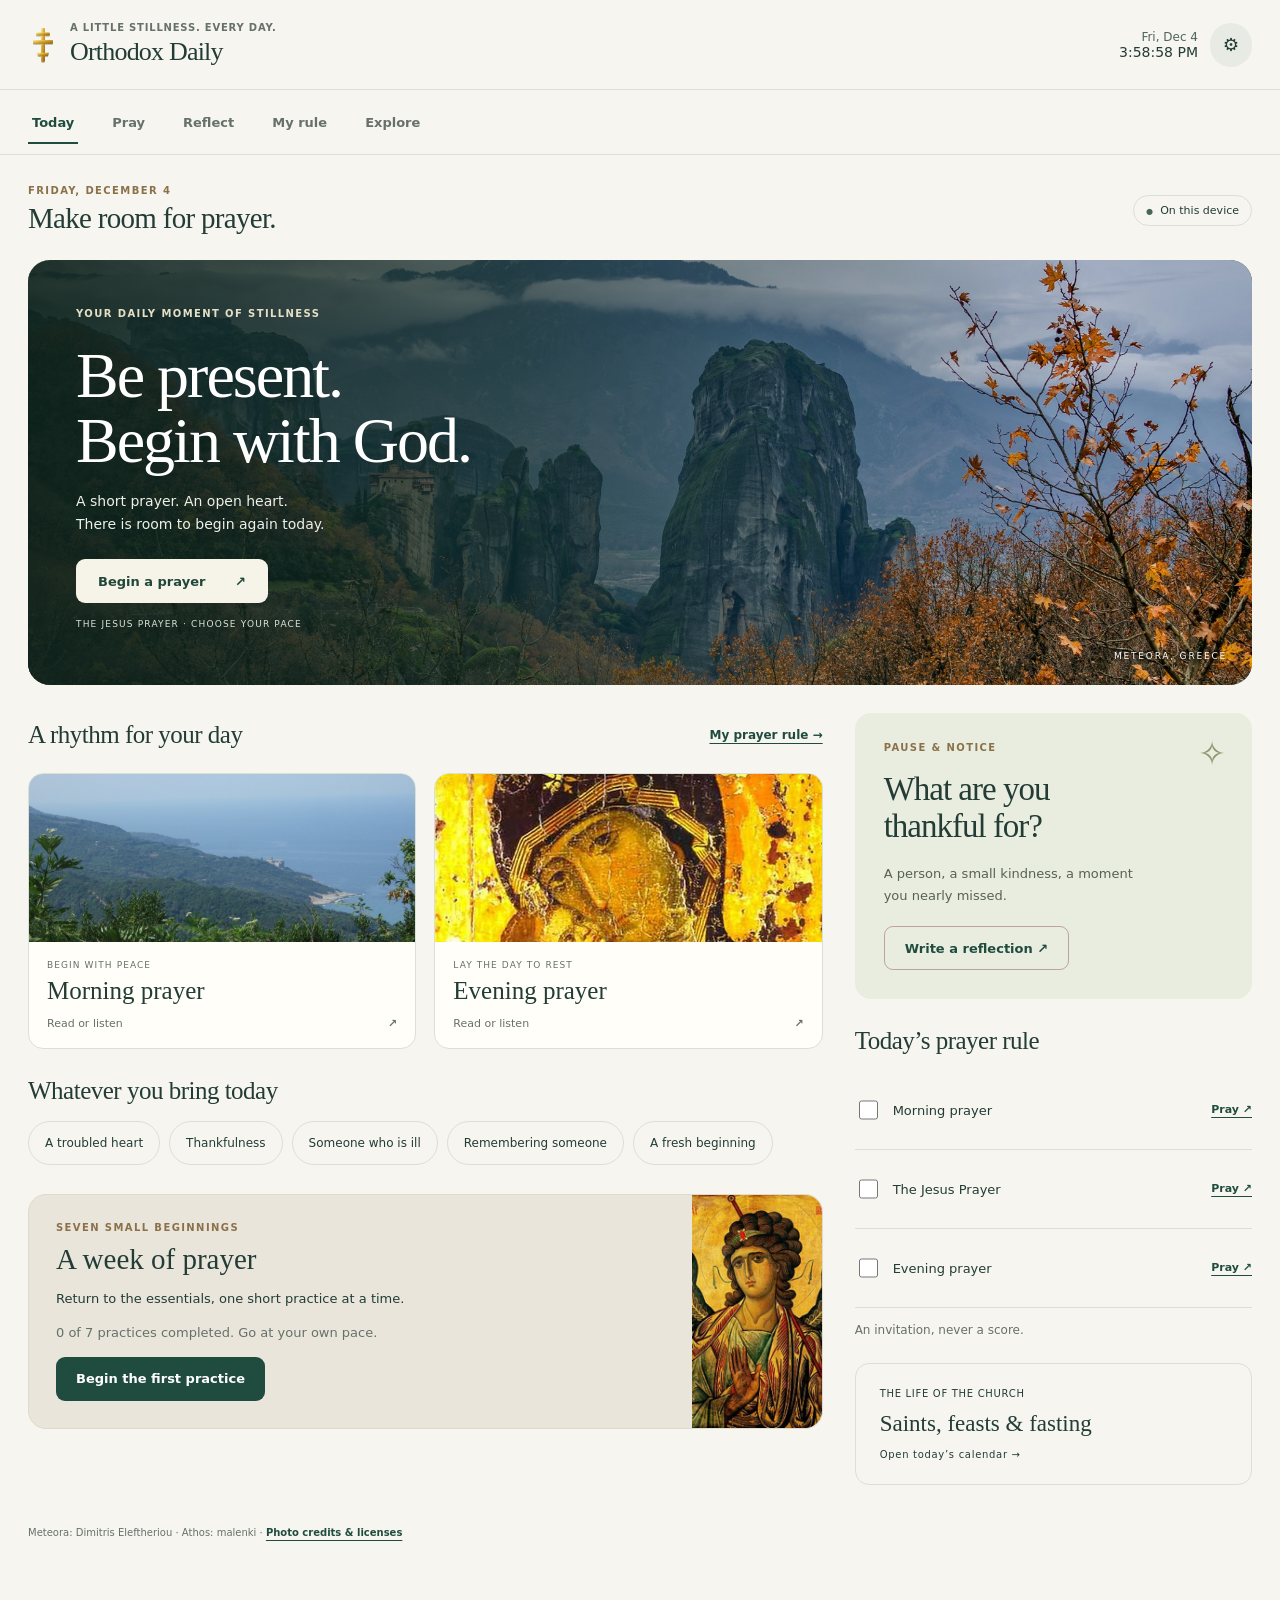
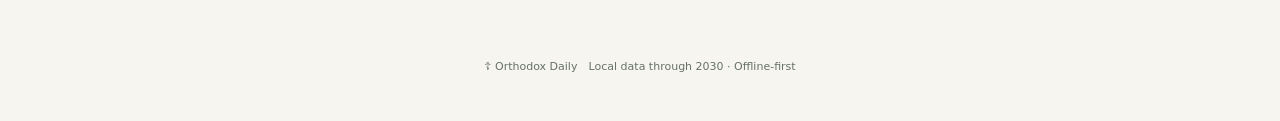
<file: index.html>
<!doctype html>
<html lang="en">
<head>
  <meta charset="utf-8">
  <meta name="viewport" content="width=device-width, initial-scale=1, viewport-fit=cover">
  <meta name="theme-color" content="#173e37">
  <meta name="color-scheme" content="light">
  <meta name="description" content="Offline Orthodox prayer, local parish calendar, genuine holy icons, saints, martyrs, history, and calendar through 2030.">
  <meta name="apple-mobile-web-app-capable" content="yes">
  <meta name="apple-mobile-web-app-status-bar-style" content="black-translucent">
  <meta name="apple-mobile-web-app-title" content="Orthodox Daily">
  <link rel="manifest" href="manifest.webmanifest">
  <link rel="icon" href="assets/icon-192.png">
  <link rel="apple-touch-icon" href="assets/icon-192.png">
  <link rel="stylesheet" href="css/styles.css">
  <link rel="stylesheet" href="css/companion.css">
  <title>Orthodox Daily</title>
</head>
<body>
  <a class="skip-link" href="#mainContent">Skip to main content</a>

  <header class="site-header">
    <div class="brand" aria-label="Orthodox Daily">
      <img src="assets/cross.svg" alt="" width="42" height="56">
      <div>
        <p class="eyebrow">A little stillness. Every day.</p>
        <h1>Orthodox Daily</h1>
      </div>
    </div>
    <div class="header-actions">
      <div class="live-clock" aria-live="polite">
        <span id="liveDate"></span>
        <strong id="liveTime"></strong>
      </div>
      <button id="installButton" class="button quiet hidden" type="button">Install</button>
      <button id="settingsButton" class="icon-button" type="button" aria-label="Open settings">⚙</button>
    </div>
  </header>

  <nav class="tabbar" aria-label="Primary navigation">
    <button class="tab active" aria-current="page" data-view="home" type="button">Today</button>
    <button class="tab" data-view="prayers" type="button">Pray</button>
    <button class="tab" data-view="reflect" type="button">Reflect</button>
    <button class="tab" data-view="rule" type="button">My rule</button>
    <button class="tab" data-view="explore" type="button">Explore</button>
  </nav>

  <main id="mainContent">
    <section class="view active companion" data-view-panel="home" aria-labelledby="welcomeTitle">
      <div class="welcome-row"><div><p id="companionDate" class="eyebrow"></p><h2 id="welcomeTitle">Make room for prayer.</h2></div><span id="connectionState" class="connection-pill">On this device</span></div>
      <article class="retreat-hero">
        <img src="assets/photos/meteora.jpg" alt="Rousanou Monastery above the wooded cliffs of Meteora, Greece" fetchpriority="high" width="2000" height="1403">
        <div class="retreat-copy"><p class="eyebrow">YOUR DAILY MOMENT OF STILLNESS</p><h2>Be present.<br>Begin with God.</h2><p>A short prayer. An open heart.<br>There is room to begin again today.</p><button class="button cream" data-session="jesus">Begin a prayer <span aria-hidden="true">↗</span></button><span class="hero-meta">THE JESUS PRAYER · CHOOSE YOUR PACE</span></div>
        <span class="place-caption">METEORA, GREECE</span>
      </article>
      <div class="home-columns"><div>
        <div class="section-heading"><h3>A rhythm for your day</h3><button class="text-button" data-open-view="rule">My prayer rule →</button></div>
        <div class="session-grid">
          <button class="session-tile" data-session="morning"><img src="assets/photos/athos.jpg" alt="Stavronikita Monastery and the Aegean Sea" loading="lazy"><span class="tile-copy"><small>BEGIN WITH PEACE</small><strong>Morning prayer</strong><span>Read or listen <b aria-hidden="true">↗</b></span></span></button>
          <button class="session-tile evening-tile" data-session="evening"><img src="assets/icons/theotokos-vladimir.jpg" alt="Theotokos of Vladimir icon" loading="lazy"><span class="tile-copy"><small>LAY THE DAY TO REST</small><strong>Evening prayer</strong><span>Read or listen <b aria-hidden="true">↗</b></span></span></button>
        </div>
        <div class="section-heading"><h3>Whatever you bring today</h3></div><div class="need-chips"><button data-session="anxiety">A troubled heart</button><button data-session="gratitude">Thankfulness</button><button data-session="sick">Someone who is ill</button><button data-session="departed">Remembering someone</button><button data-session="forgiveness">A fresh beginning</button></div>
        <article class="path-card"><div><p class="eyebrow">SEVEN SMALL BEGINNINGS</p><h3>A week of prayer</h3><p>Return to the essentials, one short practice at a time.</p><p id="pathProgress" class="fine-print"></p><button id="continuePath" class="button">Begin the first practice</button></div><img src="assets/icons/archangel-gabriel.jpg" alt="Icon of the Archangel Gabriel" loading="lazy"></article>
      </div><aside class="home-aside">
        <article class="gratitude-invite"><span class="large-symbol" aria-hidden="true">✧</span><p class="eyebrow">PAUSE & NOTICE</p><h3>What are you <br>thankful for?</h3><p>A person, a small kindness, a moment you nearly missed.</p><button class="button quiet" data-open-view="reflect">Write a reflection ↗</button></article>
        <article class="daily-rule-preview"><div class="section-heading"><h3>Today’s prayer rule</h3></div><div id="homeRule"></div><p class="fine-print">An invitation, never a score.</p></article>
        <button class="calendar-link" data-open-view="today"><span>THE LIFE OF THE CHURCH</span><strong>Saints, feasts & fasting</strong><span>Open today’s calendar →</span></button>
      </aside></div>
      <p class="photo-credit">Meteora: Dimitris Eleftheriou · Athos: malenki · <button class="text-button" data-open-view="about">Photo credits & licenses</button></p>
    </section>
    <section class="view companion" data-view-panel="reflect" aria-labelledby="reflectTitle">
      <div class="section-intro"><p class="eyebrow">A quiet place to return</p><h2 id="reflectTitle">Notice the gifts.</h2><p>Remember the good. Name what is difficult. Bring both to God.</p></div>
      <div class="reflect-layout"><article class="card"><form id="reflectionForm" class="stack-form">
        <label>Reflection date<input type="date" id="reflectionDate" required></label>
        <label>How are you arriving today?<select id="reflectionMood"><option value="">Choose a word, if you like</option><option>Peaceful</option><option>Grateful</option><option>Hopeful</option><option>Tired</option><option>Anxious</option><option>Grieving</option></select></label>
        <label>What am I thankful for?<textarea id="gratitudeText" rows="4" maxlength="6000" placeholder="Today, I’m thankful for…"></textarea></label>
        <label>What am I placing in God’s hands?<textarea id="surrenderText" rows="3" maxlength="6000" placeholder="Something I don’t have to carry alone…"></textarea></label>
        <label>One act of kindness for tomorrow<textarea id="kindnessText" rows="2" maxlength="3000" placeholder="One small, possible thing…"></textarea></label>
        <div class="button-row"><button class="button" type="submit">Save reflection</button><button class="button quiet" type="button" id="deleteReflection">Delete this entry</button></div>
      </form><p class="fine-print">Saved on this device first. If GitHub server save is connected in Prayer Tools, this reflection is also backed up to your private data repository.</p></article>
      <aside><article class="card"><h3>Past reflections</h3><div id="reflectionHistory"></div></article><article class="card intention-card"><p class="eyebrow">Remember in prayer</p><h3>My prayer intentions</h3><form id="intentionForm" class="stack-form"><label>A name or intention<input id="intentionText" required maxlength="180" placeholder="For someone I love…"></label><button class="button" type="submit">Add intention</button><button id="cancelIntentionEdit" class="button quiet" type="button" hidden>Cancel editing</button></form><div id="intentionList"></div></article></aside></div>
    </section>
    <section class="view companion" data-view-panel="rule" aria-labelledby="ruleTitle">
      <div class="section-intro"><p class="eyebrow">Faithfulness in small things</p><h2 id="ruleTitle">Your daily prayer rule.</h2><p>Keep it modest and sustainable. Agree on a prayer rule with your priest.</p></div>
      <div class="reflect-layout"><article class="card"><h3>Today’s practice</h3><div id="fullRule"></div><p id="practiceSummary" class="fine-print"></p><h3>Choose your daily rhythm</h3><div id="ruleChoices"></div><div class="button-row"><label>Reminder time<input id="reminderTime" type="time" value="08:00"></label><button class="button quiet" id="downloadReminder">Add daily calendar reminder</button></div><p class="fine-print">Downloads a repeating calendar event. Import it into your calendar and enable its alert. This app does not send push notifications.</p></article>
      <aside><article class="card"><h3>Make yourself at home</h3><form id="profileForm" class="stack-form"><label>What should we call you?<input id="profileName" maxlength="40" placeholder="Your first name"></label><label>Reading size<select id="readingSize"><option value="normal">Standard</option><option value="large">Larger</option></select></label><button class="button" type="submit">Save preferences</button></form><p class="fine-print">This is a local display name, not an account or reserved username.</p></article><article class="card"><h3>Your recent rhythm</h3><div id="weeklyRhythm" class="weekly-rhythm"></div><p class="fine-print">Days with a prayer marked complete. No streaks to lose.</p><button class="button quiet" data-open-view="tools">Backup & original journal →</button></article></aside></div>
    </section>
    <section class="view companion" data-view-panel="explore" aria-labelledby="exploreTitle"><div class="section-intro"><p class="eyebrow">Rooted in the Church</p><h2 id="exploreTitle">A living tradition.</h2><p>Your calendar, parish life, sacred images, and the witnesses who came before us.</p></div><div class="explore-grid">
<button class="explore-card" data-open-view="today"><strong>The Orthodox day</strong><span>Saints, feasts, and fasting guidance</span><b aria-hidden="true">↗</b></button><button class="explore-card" data-open-view="calendar"><strong>Liturgical calendar</strong><span>Browse the church year through 2030</span><b aria-hidden="true">↗</b></button><button class="explore-card" data-open-view="churches"><strong>Your parish</strong><span>Churches, services, and local calendars</span><b aria-hidden="true">↗</b></button><button class="explore-card" data-open-view="icons"><strong>Holy icons</strong><span>The Theotokos, archangels, and saints</span><b aria-hidden="true">↗</b></button><button class="explore-card" data-open-view="martyrs"><strong>Cloud of witnesses</strong><span>Lives remembered in the Church</span><b aria-hidden="true">↗</b></button><button class="explore-card" data-open-view="history"><strong>History</strong><span>Events and moments of Orthodox history</span><b aria-hidden="true">↗</b></button><button class="explore-card" data-open-view="tools"><strong>Prayer tools</strong><span>Stillness timer, original journal, and backups</span><b aria-hidden="true">↗</b></button><button class="explore-card" data-open-view="about"><strong>About & sources</strong><span>Privacy, photo credits, and app information</span><b aria-hidden="true">↗</b></button></div></section>
    <section class="view" data-view-panel="today" aria-labelledby="heroDate">
      <div id="rangeNotice" class="notice hidden"></div>
      <article class="hero">
        <div class="hero-content">
          <p id="calendarModeLabel" class="eyebrow">Orthodox day</p>
          <h2 id="heroDate">Loading…</h2>
          <p id="heroFeast" class="hero-feast"></p>
          <div class="date-controls">
            <button id="previousDay" class="button quiet" type="button">← Previous</button>
            <input id="datePicker" type="date" min="2026-01-01" max="2030-12-31" aria-label="Choose date">
            <button id="todayButton" class="button" type="button">Today</button>
            <button id="nextDay" class="button quiet" type="button">Next →</button>
          </div>
          <p><span id="entryStatus" class="badge"></span></p>
        </div>
        <figure class="hero-art">
          <img id="dailyHeroImage" src="assets/art/month-01-theophany.jpg" alt="Orthodox devotional artwork">
          <figcaption><strong id="dailyHeroTitle">Orthodox Daily</strong><span id="dailyHeroCaption"></span></figcaption>
        </figure>
      </article>

      <div class="dashboard-grid">
        <article class="card span-2">
          <div class="card-heading"><div><p class="eyebrow">Commemorations</p><h3>Saints of the Day</h3></div><span class="symbol">☦</span></div>
          <div id="saintsContent" class="prose"></div>
        </article>

        <article class="card span-2 sacred-icons-card">
          <div class="card-heading"><div><p class="eyebrow">Sacred image</p><h3>Icons for This Day</h3></div><span class="symbol">✥</span></div>
          <div id="todayIconGallery" class="today-icon-grid"></div>
          <div class="card-actions"><button class="button quiet" data-open-view="icons" type="button">Open the Holy Icons library</button></div>
        </article>

        <article class="card span-2 local-church-summary-card">
          <div class="card-heading"><div><p class="eyebrow">Your parish life</p><h3>Local Churches Calendar</h3></div><span class="symbol">⌂</span></div>
          <div id="todayChurchSummary" class="prose"></div>
          <div class="card-actions"><button class="button quiet" data-open-view="churches" type="button">Open local churches and services</button></div>
        </article>

        <article class="card">
          <img id="todayMartyrImage" class="card-image" src="assets/art/witness-01-catacomb.jpg" alt="Original artwork honoring Christian martyrs">
          <div class="card-heading"><div><p class="eyebrow">Cloud of witnesses</p><h3>Martyrs</h3></div><span class="symbol">✚</span></div>
          <div id="martyrsContent" class="prose"></div>
        </article>

        <article class="card">
          <img id="todayHistoryImage" class="card-image" src="assets/art/history-01-council.jpg" alt="Original Orthodox historical artwork">
          <div class="card-heading"><div><p class="eyebrow">Historical memory</p><h3>On This Date</h3></div><span class="symbol">⌛</span></div>
          <div id="historyContent" class="prose"></div>
        </article>

        <article class="card"><div class="card-heading"><div><p class="eyebrow">Discipline</p><h3>Fasting Guidance</h3></div><span class="symbol">◐</span></div><div id="fastingContent" class="prose"></div></article>
        <article class="card"><div class="card-heading"><div><p class="eyebrow">Paschal cycle</p><h3>Pascha</h3></div><span class="symbol">☼</span></div><div id="paschaContent" class="prose"></div></article>
        <article class="card"><div class="card-heading"><div><p class="eyebrow">Created light</p><h3>Sun and Moon</h3></div><span class="symbol">◒</span></div><div id="astronomyContent" class="prose"></div></article>
        <article class="card"><div class="card-heading"><div><p class="eyebrow">Daily practice</p><h3>One Faithful Step</h3></div><span class="symbol">✦</span></div><div id="practiceContent" class="prose"></div></article>

        <article class="card prayer-card span-2">
          <div class="card-heading">
            <div><p class="eyebrow">Prayer for this day</p><h3 id="dailyPrayerTitle">Daily Prayer</h3></div>
            <button id="favoriteDailyPrayer" class="favorite-button" type="button" aria-label="Favorite this prayer">☆</button>
          </div>
          <div id="dailyPrayerText" class="prayer-text"></div>
        </article>
      </div>
    </section>

    <section class="view" data-view-panel="calendar" aria-labelledby="calendarHeading">
      <div class="section-intro"><p class="eyebrow">Local calendar · 2026–2030</p><h2 id="calendarHeading">Liturgical Calendar</h2><p>Select any supported date to open its local feast, fasting, prayer, martyr, and historical records.</p></div>
      <div class="calendar-toolbar">
        <button id="previousMonth" class="icon-button" type="button" aria-label="Previous month">←</button>
        <h3 id="calendarMonthLabel"></h3>
        <button id="nextMonth" class="icon-button" type="button" aria-label="Next month">→</button>
      </div>
      <div class="calendar-weekdays" aria-hidden="true"><span>Sun</span><span>Mon</span><span>Tue</span><span>Wed</span><span>Thu</span><span>Fri</span><span>Sat</span></div>
      <div id="calendarGrid" class="calendar-grid"></div>
    </section>

    <section class="view" data-view-panel="churches" aria-labelledby="churchesHeading">
      <div class="section-intro">
        <p class="eyebrow">Parish calendar · stored on this device</p>
        <h2 id="churchesHeading">Local Churches Calendar</h2>
        <p>Add your parish or nearby Orthodox churches, keep service times, and import or export iCalendar files. Nothing is uploaded by this app.</p>
      </div>
      <div class="churches-grid">
        <article class="card church-form-card">
          <p class="eyebrow">Church directory</p>
          <h3>Add a Local Church</h3>
          <form id="churchForm" class="stack-form">
            <label>Church name<input id="churchName" name="churchName" required maxlength="100" placeholder="Holy Trinity Orthodox Church"></label>
            <div class="form-grid two-col">
              <label>Jurisdiction<input id="churchJurisdiction" name="churchJurisdiction" maxlength="80" placeholder="OCA, GOARCH, Antiochian…"></label>
              <label>City or region<input id="churchCity" name="churchCity" maxlength="100" placeholder="City, State"></label>
            </div>
            <label>Website<input id="churchWebsite" name="churchWebsite" inputmode="url" maxlength="300" placeholder="https://…"></label>
            <label>Published calendar link<input id="churchCalendarUrl" name="churchCalendarUrl" inputmode="url" maxlength="300" placeholder="https://…"></label>
            <label>Notes<textarea id="churchNotes" name="churchNotes" rows="3" maxlength="500" placeholder="Confession hours, parking, contact notes…"></textarea></label>
            <label class="check-label"><input id="churchPrimary" name="churchPrimary" type="checkbox"> Make this my primary church</label>
            <button class="button" type="submit">Save church locally</button>
          </form>
        </article>

        <article class="card church-directory-card">
          <div class="card-heading"><div><p class="eyebrow">Saved locally</p><h3>My Churches</h3></div><span id="churchCount" class="badge">0 churches</span></div>
          <div id="churchList" class="church-list"></div>
        </article>

        <article class="card church-event-form-card">
          <p class="eyebrow">Service or parish event</p>
          <h3>Add to the Local Calendar</h3>
          <form id="churchEventForm" class="stack-form">
            <label>Church<select id="eventChurch" required></select></label>
            <label>Service or event<input id="eventTitle" required maxlength="120" placeholder="Divine Liturgy"></label>
            <div class="form-grid three-col">
              <label>Date<input id="eventDate" type="date" required></label>
              <label>Starts<input id="eventStart" type="time"></label>
              <label>Ends<input id="eventEnd" type="time"></label>
            </div>
            <label>Notes<textarea id="eventNotes" rows="3" maxlength="500" placeholder="Feast, meal, choir rehearsal, address change…"></textarea></label>
            <button class="button" type="submit">Add event</button>
          </form>
          <div class="ics-tools">
            <label>Church for imported events<select id="icsChurchSelect"></select></label>
            <label class="button quiet file-button">Import .ics calendar<input id="icsImport" type="file" accept="text/calendar,.ics"></label>
            <button id="exportIcs" class="button quiet" type="button">Export local calendar (.ics)</button>
          </div>
        </article>

        <article class="card church-events-card">
          <div class="card-heading"><div><p class="eyebrow">Services and events</p><h3>Upcoming Local Calendar</h3></div><span id="churchEventCount" class="badge">0 events</span></div>
          <div id="churchEventList" class="church-event-list"></div>
        </article>
      </div>
    </section>

    <section class="view" data-view-panel="prayers" aria-labelledby="prayersHeading">
      <div class="section-intro"><p class="eyebrow">Prayer book</p><h2 id="prayersHeading">Prayers for Daily Life</h2><p>Search the local prayer library, filter it by category, and save favorites on this device.</p></div>
      <div class="filter-row">
        <input id="prayerSearch" type="search" placeholder="Search prayers…" aria-label="Search prayers">
        <select id="prayerCategory" aria-label="Prayer category"></select>
        <label class="check-label"><input id="favoritesOnly" type="checkbox"> Favorites only</label>
      </div>
      <div id="prayerLibrary" class="library-grid"></div>
    </section>

    <section class="view" data-view-panel="icons" aria-labelledby="iconsHeading">
      <div class="section-intro">
        <p class="eyebrow">Theotokos · archangels · saints · martyrs</p>
        <h2 id="iconsHeading">Holy Icons</h2>
        <p>A local library of genuine Orthodox icon images. The Theotokos and the Archangels are given priority, followed by saints and martyrs represented in the calendar.</p>
      </div>
      <div id="priorityIconStrip" class="priority-icon-strip"></div>
      <div class="filter-row icon-toolbar">
        <input id="iconSearch" type="search" placeholder="Search the Theotokos, an archangel, saint, martyr, feast, or era…" aria-label="Search holy icons">
        <select id="iconCategory" aria-label="Icon category">
          <option value="all">All icons</option>
          <option value="theotokos">Theotokos / Mother of God</option>
          <option value="archangels">Archangels</option>
          <option value="saints">Saints</option>
          <option value="martyrs">Martyrs</option>
        </select>
        <span id="iconCount" class="badge" aria-live="polite"></span>
      </div>
      <div id="iconGallery" class="icon-gallery"></div>
      <p class="fine-print icon-source-note">The images are stored in this repository for offline use. Each card identifies its era and reuse status; full source notes are included with the project.</p>
    </section>

    <section class="view" data-view-panel="martyrs" aria-labelledby="martyrsHeading">
      <div class="section-intro">
        <p class="eyebrow">The cloud of witnesses</p>
        <h2 id="martyrsHeading">Martyrs by Date</h2>
        <p>Each profile includes its commemoration date, responsible historical dating, and a concise biography under 150 characters.</p>
      </div>
      <div id="martyrVisuals" class="visual-strip"></div>
      <div class="filter-row martyr-toolbar">
        <input id="martyrSearch" type="search" placeholder="Search name, date, place, or century…" aria-label="Search martyrs">
        <span id="martyrCount" class="badge" aria-live="polite"></span>
      </div>
      <div id="martyrArchive" class="archive-list martyr-archive"></div>
    </section>

    <section class="view" data-view-panel="history" aria-labelledby="historyHeading">
      <div class="section-intro"><p class="eyebrow">Chronicle</p><h2 id="historyHeading">Orthodox History on This Date</h2><p>Selected historical notes stored locally in the application.</p></div>
      <div id="historyVisuals" class="visual-strip history-visuals"></div>
      <div class="filter-row"><input id="historySearch" type="search" placeholder="Search historical entries…" aria-label="Search historical entries"></div>
      <div id="historyTimeline" class="timeline"></div>
    </section>

    <section class="view" data-view-panel="tools" aria-labelledby="toolsHeading">
      <div class="section-intro"><p class="eyebrow">Private by default</p><h2 id="toolsHeading">Prayer Tools</h2><p>Your data stays on this device unless you export it or connect the optional GitHub server backup below.</p></div>
      <div class="tools-grid">
        <article class="card timer-card">
          <img class="candle-image" src="assets/candle.svg" alt="Stylized candle">
          <p class="eyebrow">Stillness timer</p><div id="timerDisplay" class="timer-display">05:00</div>
          <div class="timer-presets">
            <button class="chip" data-minutes="1" type="button">1 min</button><button class="chip" data-minutes="3" type="button">3 min</button><button class="chip active" data-minutes="5" type="button">5 min</button><button class="chip" data-minutes="10" type="button">10 min</button>
          </div>
          <div class="button-row"><button id="timerStart" class="button" type="button">Begin</button><button id="timerReset" class="button quiet" type="button">Reset</button></div>
        </article>
        <article class="card journal-card">
          <p class="eyebrow">Private journal</p><h3 id="journalDateLabel">Reflection</h3>
          <textarea id="journalText" rows="12" placeholder="Saved on this device first…"></textarea>
          <div class="button-row"><button id="saveJournal" class="button" type="button">Save reflection</button><button id="deleteJournal" class="button quiet danger" type="button">Delete entry</button></div>
          <div class="button-row"><button id="exportData" class="button quiet" type="button">Export my data</button><label class="button quiet file-button">Import data<input id="importData" type="file" accept="application/json"></label></div>
        </article>
        <article class="card cloud-account-card">
          <p class="eyebrow">Optional server save</p><h3>GitHub account & backup</h3>
          <p id="githubSyncStatus" class="sync-status" role="status">Local-only mode.</p>
          <form id="githubSyncConfig" class="stack-form">
            <label>Private data repository<input id="githubDataRepo" autocomplete="off" autocapitalize="off" spellcheck="false" placeholder="skdietrich/orthodox-daily-data"></label>
            <label>GitHub access token<input id="githubDataToken" type="password" autocomplete="off" autocapitalize="off" spellcheck="false" placeholder="github_pat_…"></label>
            <button class="button quiet" type="submit" data-github-sync-action>Save GitHub connection</button>
          </form>
          <hr class="soft-rule">
          <div class="stack-form">
            <label>Username<input id="githubUsername" autocomplete="username" autocapitalize="off" spellcheck="false" maxlength="32" placeholder="your-name"></label>
            <label>Password<input id="githubPassword" type="password" autocomplete="current-password" minlength="4" placeholder="4+ characters"></label>
            <div id="githubSignedOutTools" class="button-row">
              <button id="githubCreateAccount" class="button" type="button" data-github-sync-action>Create account</button>
              <button id="githubLogin" class="button quiet" type="button" data-github-sync-action>Sign in</button>
            </div>
            <div id="githubSignedInTools" class="button-row" hidden>
              <button id="githubPushNow" class="button" type="button" data-github-sync-action>Save to GitHub now</button>
              <button id="githubPullNow" class="button quiet" type="button" data-github-sync-action>Load GitHub copy</button>
              <button id="githubLogout" class="button quiet" type="button" data-github-sync-action>Sign out</button>
            </div>
          </div>
          <p class="fine-print">Use a separate <strong>private</strong> GitHub repository. The token is kept in this browser only and is not included in exported app data. This is intentionally simple account separation, not high-security authentication.</p>
        </article>
      </div>
    </section>

    <section class="view" data-view-panel="about" aria-labelledby="aboutHeading">
      <div class="section-intro"><p class="eyebrow">About this app</p><h2 id="aboutHeading">Orthodox Daily</h2><p>A static, offline-first devotional and historical reference designed for GitHub Pages.</p></div>
      <div class="about-grid">
        <article class="card span-2 prose"><h3>Local by design</h3><p>Calendar, local church, prayer, martyr, history, fasting, and icon data are stored in this repository. The app has no required cloud database, login, analytics, or advertising.</p></article>
        <article class="card prose"><h3>Important limits</h3><p>Orthodox jurisdictions differ in calendar use, local saints, fasting practice, and lectionary details. Follow your priest and official parish calendar.</p></article>
        <article class="card prose"><h3>Sources</h3><p>Calendar and biographical summaries are concise educational references. Approximate dates are marked, and uncertain traditions are described cautiously. Full notes are in the repository.</p></article>
        <article class="card prose"><h3>Install on your phone</h3><p>On iPhone, open this site in Safari, choose Share, then Add to Home Screen. On Android, open the browser menu and choose Install app or Add to Home screen. Allow the first visit to finish loading before going offline.</p></article><article class="card prose"><h3>Updates</h3><p>The service worker checks for newer published files. A new deployment updates the offline cache. Save your work and reload when an update is available.</p><button id="checkUpdate" class="button quiet" type="button">Check for update</button></article>
        <article class="card prose"><h3>Photographs</h3><p>Meteora: <a href="https://commons.wikimedia.org/wiki/File:Rousanou_Monastery_Meteora_Landscape.jpg" target="_blank" rel="noopener">Dimitris Eleftheriou</a>, <a href="https://creativecommons.org/licenses/by-sa/4.0/">CC BY-SA 4.0</a>. Mount Athos: <a href="https://commons.wikimedia.org/wiki/File:Mount_Athos-_Monastery_Stavronikita,_wood_and_sea_(from_distance).jpg" target="_blank" rel="noopener">malenki</a>, <a href="https://creativecommons.org/licenses/by-sa/3.0/">CC BY-SA 3.0</a>. Resized and compressed; displayed with crops and overlays. Image derivatives retain their respective licenses. Existing icon credits are shown in the Holy Icons library.</p></article><article class="card prose"><h3>Personal entries</h3><p>Your display name, reflections, intentions, prayer rule, and journal are saved locally first. Optional GitHub server save can back personal data up to a separate private repository. No analytics, advertising, or shared community is enabled.</p></article><article class="card prose"><h3>Build</h3><p>Version <strong id="appVersion">—</strong></p><p>Local data window: January 1, 2026–December 31, 2030.</p></article>
      </div>
    </section>
  </main>


  <dialog id="sessionDialog" aria-labelledby="sessionTitle"><div class="session-top"><span class="eyebrow">A MOMENT WITH GOD</span><button id="closeSession" class="icon-button" aria-label="Close prayer session">×</button></div><div class="session-body"><img class="session-cross" src="assets/cross.svg" alt="" width="40" height="60"><h2 id="sessionTitle"></h2><p id="sessionOrigin" class="fine-print"></p><p id="sessionGuidance"></p><div id="sessionPrayer" class="session-prayer"></div><label class="duration-label">Time set aside<select id="sessionDuration"><option value="1">1 minute</option><option value="3" selected>3 minutes</option><option value="5">5 minutes</option><option value="10">10 minutes</option></select></label><div id="sessionCountdown" class="session-countdown" role="timer">03:00</div><progress id="sessionProgress" value="0" max="180" aria-label="Prayer time elapsed"></progress><p id="sessionStatus" role="status">Begin when you are ready.</p><div class="button-row centered"><button class="button" id="sessionStart">Begin timer</button><button class="button quiet" id="sessionComplete">Mark prayer complete</button></div><details class="listen-settings"><summary>Listen with your device’s voice</summary><p class="fine-print">Optional text-to-speech, not a recorded narrator. Voice availability and offline support depend on your device. Only the published prayer text is read aloud.</p><label>Voice<select id="speechVoice"></select></label><label>Reading pace<select id="speechRate"><option value="0.75">Slower</option><option value="0.9" selected>Gentle</option><option value="1">Normal</option></select></label><div class="button-row centered"><button class="button quiet" id="speakPrayer">Read prayer</button><button class="button quiet" id="stopSpeech">Stop reading</button></div></details></div></dialog>

  <aside id="settingsDrawer" class="settings-drawer" aria-hidden="true" aria-labelledby="settingsHeading">
    <div class="drawer-heading"><h2 id="settingsHeading">Settings</h2><button id="closeSettings" class="icon-button" type="button" aria-label="Close settings">×</button></div>
    <label>Calendar display<select id="calendarMode"><option value="revised">Revised / New Calendar</option><option value="old">Julian / Old Calendar</option></select></label>
    <label>Location for daylight<select id="locationSelect"><option value="chicago">Chicago</option><option value="athens">Athens</option><option value="constantinople">Constantinople / Istanbul</option><option value="jerusalem">Jerusalem</option><option value="athos">Mount Athos</option><option value="newyork">New York</option></select></label>
    <label class="check-label"><input id="use24Hour" type="checkbox"> Use 24-hour clock</label>
    <label class="check-label"><input id="reduceMotion" type="checkbox"> Reduce animation</label>
  </aside>
  <div id="scrim" class="scrim hidden"></div>
  <div id="toast" class="toast" role="status" aria-live="polite"></div>

  <footer><span>☦ Orthodox Daily</span><span>Local data through 2030 · Offline-first</span></footer>
  <noscript><div class="noscript">Orthodox Daily requires JavaScript for its local calendar and archive.</div></noscript>
  <script src="js/astronomy.js"></script>
  <script src="js/storage.js"></script>
  <script src="js/github-sync.js"></script>
  <script src="js/app.js"></script>
  <script src="js/companion.js"></script>
</body>
</html>
</file>
<file: css/styles.css>
:root {
  --ink: #241b18;
  --muted: #705f56;
  --paper: #f5efe3;
  --paper-deep: #e9dec8;
  --wine: #671f27;
  --wine-dark: #351216;
  --gold: #bb8c36;
  --gold-pale: #e1c581;
  --blue: #24475e;
  --green: #405b3d;
  --card: rgba(255, 252, 245, .94);
  --line: rgba(87, 53, 34, .18);
  --shadow: 0 18px 50px rgba(50, 29, 18, .12);
  --radius: 20px;
  --serif: Georgia, "Times New Roman", serif;
  --sans: Inter, ui-sans-serif, system-ui, -apple-system, BlinkMacSystemFont, "Segoe UI", sans-serif;
}
* { box-sizing: border-box; }
html { scroll-behavior: smooth; }
body {
  margin: 0;
  color: var(--ink);
  background:
    linear-gradient(rgba(245,239,227,.97), rgba(245,239,227,.97)),
    url("../assets/byzantine-bg.svg") center top / 780px auto repeat;
  font-family: var(--sans);
  min-height: 100vh;
}
body.reduce-motion *, body.reduce-motion *::before, body.reduce-motion *::after {
  animation-duration: .001ms !important;
  transition-duration: .001ms !important;
  scroll-behavior: auto !important;
}
button, input, select, textarea { font: inherit; }
button { cursor: pointer; }
button:focus-visible, input:focus-visible, select:focus-visible, textarea:focus-visible, a:focus-visible {
  outline: 3px solid var(--gold);
  outline-offset: 3px;
}
.skip-link {
  position: fixed; left: 1rem; top: -5rem; z-index: 1000;
  padding: .75rem 1rem; background: white; color: var(--wine-dark);
}
.skip-link:focus { top: 1rem; }
.site-header {
  position: sticky; top: 0; z-index: 50;
  display: flex; align-items: center; justify-content: space-between; gap: 1rem;
  padding: .8rem clamp(1rem,4vw,4rem);
  background: linear-gradient(115deg, rgba(49,15,19,.98), rgba(104,31,39,.96));
  color: white;
  border-bottom: 2px solid var(--gold);
  box-shadow: 0 8px 30px rgba(28,7,9,.22);
}
.brand, .header-actions, .card-heading, .date-controls, .button-row, .filter-row, .calendar-toolbar {
  display: flex; align-items: center;
}
.brand { gap: .75rem; }
.brand img { filter: drop-shadow(0 3px 9px rgba(0,0,0,.4)); }
.brand h1 { font-family: var(--serif); font-size: clamp(1.35rem,2.7vw,2.05rem); margin: 0; font-weight: 500; letter-spacing: .02em; }
.eyebrow { margin: 0 0 .25rem; color: var(--gold); text-transform: uppercase; letter-spacing: .15em; font-size: .7rem; font-weight: 800; }
.site-header .eyebrow { color: var(--gold-pale); }
.header-actions { gap: .75rem; }
.live-clock { text-align: right; min-width: 130px; }
.live-clock strong, .live-clock span { display: block; }
.live-clock strong { font-variant-numeric: tabular-nums; font-size: 1.05rem; }
.live-clock span { opacity: .78; font-size: .75rem; margin-top: .08rem; }
.icon-button, .button, .chip, .tab {
  border: 0; border-radius: 999px; transition: transform .16s ease, background .16s ease, color .16s ease, box-shadow .16s ease;
}
.icon-button {
  width: 42px; height: 42px; display: inline-grid; place-items: center;
  background: rgba(255,255,255,.1); color: inherit; font-size: 1.15rem;
}
.icon-button:hover, .button:hover, .chip:hover { transform: translateY(-1px); }
.button {
  padding: .72rem 1.05rem; background: var(--wine); color: white; font-weight: 750;
  box-shadow: 0 7px 20px rgba(103,31,39,.19);
}
.button.quiet { background: rgba(255,255,255,.12); color: inherit; box-shadow: none; border: 1px solid currentColor; }
main .button.quiet, .settings-drawer .button.quiet { background: transparent; color: var(--wine); border-color: rgba(103,31,39,.35); }
.button.danger { color: #8e1c25 !important; border-color: rgba(142,28,37,.4) !important; }
.hidden { display: none !important; }
.tabbar {
  position: sticky; top: 82px; z-index: 40;
  display: flex; gap: .35rem; overflow-x: auto; scrollbar-width: none;
  padding: .6rem clamp(1rem,4vw,4rem);
  background: rgba(245,239,227,.94); backdrop-filter: blur(16px);
  border-bottom: 1px solid var(--line);
}
.tabbar::-webkit-scrollbar { display: none; }
.tab { padding: .58rem .9rem; background: transparent; color: var(--muted); white-space: nowrap; font-size: .86rem; font-weight: 750; }
.tab.active { background: var(--wine); color: white; }
main { width: min(1220px, calc(100% - 2rem)); margin: 0 auto; padding: 1.3rem 0 4rem; }
.view { display: none; animation: reveal .28s ease; }
.view.active { display: block; }
@keyframes reveal { from { opacity: 0; transform: translateY(6px); } to { opacity: 1; transform: none; } }
.hero {
  position: relative; overflow: hidden;
  display: grid; grid-template-columns: minmax(0,1fr) 190px; align-items: center;
  min-height: 330px; padding: clamp(1.4rem,5vw,4.4rem);
  color: white; border-radius: 28px; border: 1px solid rgba(255,255,255,.15);
  background:
    radial-gradient(circle at 80% 45%, rgba(222,183,100,.26), transparent 25%),
    linear-gradient(118deg, rgba(47,13,17,.97), rgba(105,29,40,.92)),
    url("../assets/byzantine-bg.svg") center/580px;
  box-shadow: 0 24px 65px rgba(61,17,22,.27);
}
.hero::after {
  content: ""; position: absolute; inset: 10px; border: 1px solid rgba(227,196,127,.29); border-radius: 21px; pointer-events: none;
}
.hero-content { position: relative; z-index: 2; }
.hero h2 { font-family: var(--serif); font-size: clamp(2.2rem,5vw,4.2rem); line-height: 1; margin: .3rem 0 .75rem; font-weight: 500; }
.hero-feast { max-width: 780px; font-family: var(--serif); font-size: clamp(1rem,2vw,1.35rem); line-height: 1.55; color: #f3e7ce; }
.hero-medallion { position: relative; z-index: 1; display: grid; place-items: center; }
.hero-medallion::before {
  content: ""; position: absolute; width: 170px; height: 170px; border: 1px solid rgba(226,196,124,.5); border-radius: 50%;
  box-shadow: inset 0 0 0 12px rgba(226,196,124,.05), 0 0 70px rgba(218,174,82,.18);
}
.hero-medallion img { width: 110px; max-height: 170px; filter: drop-shadow(0 10px 20px rgba(0,0,0,.35)); }
.date-controls { flex-wrap: wrap; gap: .55rem; margin-top: 1.2rem; }
.date-controls input, .filter-row input, .filter-row select, .settings-drawer select, textarea {
  border: 1px solid var(--line); border-radius: 12px; background: rgba(255,255,255,.93); color: var(--ink);
  padding: .75rem .85rem;
}
.date-controls input { color-scheme: light; }
.notice { margin: 1rem 0; padding: 1rem 1.2rem; border-radius: 14px; background: #fff6d9; border: 1px solid #e7c76e; color: #5a4613; }
.dashboard-grid, .library-grid, .tools-grid, .about-grid {
  display: grid; grid-template-columns: repeat(2, minmax(0,1fr)); gap: 1rem; margin-top: 1rem;
}
.card {
  position: relative; background: var(--card); border: 1px solid var(--line); border-radius: var(--radius);
  padding: clamp(1.1rem,2.5vw,1.6rem); box-shadow: var(--shadow); overflow: hidden;
}
.card::before { content:""; position:absolute; left:0; right:0; top:0; height:3px; background: linear-gradient(90deg,var(--wine),var(--gold),transparent); }
.span-2 { grid-column: 1 / -1; }
.card-heading { justify-content: space-between; gap: 1rem; }
.card h3, .section-intro h2, .calendar-toolbar h3 { font-family: var(--serif); font-weight: 500; }
.card h3 { margin: .1rem 0 1rem; font-size: 1.45rem; }
.symbol { color: var(--gold); font-size: 1.6rem; }
.badge { padding: .35rem .65rem; border-radius: 999px; background: var(--paper-deep); color: var(--wine); font-size: .72rem; font-weight: 800; }
.prose { line-height: 1.68; }
.prose p:first-child { margin-top: 0; }
.prose p:last-child { margin-bottom: 0; }
.prose ul { padding-left: 1.15rem; }
.prose .primary-line { font-family: var(--serif); font-size: 1.15rem; }
.muted, .fine-print { color: var(--muted); }
.fine-print { font-size: .78rem; line-height: 1.5; }
.prayer-card { background: linear-gradient(115deg, rgba(255,252,245,.98), rgba(245,234,209,.95)); }
.prayer-text { white-space: pre-line; font-family: var(--serif); font-size: 1.08rem; line-height: 1.8; columns: 2; column-gap: 2.5rem; }
.section-intro { max-width: 850px; padding: clamp(1rem,3vw,2.4rem) 0 1rem; }
.section-intro h2 { font-size: clamp(2.2rem,4vw,3.5rem); margin: .2rem 0 .6rem; }
.section-intro p:not(.eyebrow) { color: var(--muted); line-height: 1.65; }
.calendar-toolbar { justify-content: center; gap: 1rem; margin: 1rem 0; }
.calendar-toolbar .icon-button { background: var(--wine); color:white; }
.calendar-toolbar h3 { min-width: 230px; text-align:center; font-size:1.45rem; margin:0; }
.calendar-weekdays, .calendar-grid { display:grid; grid-template-columns:repeat(7,minmax(0,1fr)); gap:.45rem; }
.calendar-weekdays { color:var(--muted); text-align:center; font-size:.75rem; font-weight:800; padding:.35rem 0; }
.calendar-day {
  min-height: 112px; text-align:left; border:1px solid var(--line); border-radius:14px; padding:.7rem;
  background:rgba(255,252,245,.86); color:var(--ink); display:flex; flex-direction:column; gap:.35rem;
}
.calendar-day:hover:not(:disabled) { border-color:var(--gold); box-shadow:0 8px 24px rgba(66,39,24,.1); transform:translateY(-1px); }
.calendar-day.outside { opacity:.36; }
.calendar-day:disabled { cursor:not-allowed; }
.calendar-day.selected { background:var(--wine); color:white; border-color:var(--wine); }
.calendar-day.today { box-shadow:inset 0 0 0 2px var(--gold); }
.calendar-number { font-size:1rem; font-weight:850; }
.calendar-summary { font-family:var(--serif); font-size:.72rem; line-height:1.25; display:-webkit-box; -webkit-line-clamp:3; -webkit-box-orient:vertical; overflow:hidden; }
.calendar-dot { width:7px; height:7px; border-radius:50%; background:var(--gold); margin-top:auto; }
.filter-row { gap:.7rem; flex-wrap:wrap; margin-bottom:1rem; }
.filter-row input[type="search"] { flex:1; min-width:220px; }
.check-label { display:flex; align-items:center; gap:.5rem; color:var(--muted); font-size:.9rem; }
.library-grid { grid-template-columns:repeat(2,minmax(0,1fr)); }
.prayer-item { display:flex; flex-direction:column; }
.prayer-item .prayer-copy { white-space:pre-line; font-family:var(--serif); line-height:1.75; max-height:280px; overflow:auto; padding-right:.4rem; }
.item-meta { display:flex; justify-content:space-between; align-items:center; gap:1rem; margin-bottom:.7rem; }
.item-meta .badge { background:#efe5cf; }
.favorite-button { color:var(--wine); background:transparent; font-size:1.5rem; width:40px; height:40px; border:0; }
.archive-list { display:grid; gap:.7rem; }
.archive-item {
  display:grid; grid-template-columns:90px 1fr; gap:1rem; align-items:start;
  padding:1rem 1.2rem; border:1px solid var(--line); border-radius:15px; background:var(--card);
}
.archive-date { color:var(--wine); font-weight:850; }
.archive-item h3 { font-family:var(--serif); margin:0 0 .3rem; font-size:1.15rem; }
.timeline { position:relative; display:grid; gap:1rem; margin-left:1rem; }
.timeline::before { content:""; position:absolute; top:0; bottom:0; left:11px; width:2px; background:linear-gradient(var(--gold),var(--wine),var(--gold)); }
.timeline-item { position:relative; margin-left:2.2rem; padding:1.1rem 1.3rem; background:var(--card); border:1px solid var(--line); border-radius:15px; }
.timeline-item::before { content:""; position:absolute; width:14px; height:14px; border-radius:50%; background:var(--wine); border:3px solid var(--gold-pale); left:-2.75rem; top:1.35rem; }
.timeline-item h3 { font-family:var(--serif); margin:.15rem 0 .35rem; }
.tools-grid, .about-grid { grid-template-columns:repeat(2,minmax(0,1fr)); }
.timer-card { text-align:center; }
.candle-image { height:160px; display:block; margin:.2rem auto; }
.timer-display { font-size:clamp(2.5rem,6vw,4.5rem); font-weight:300; letter-spacing:.08em; font-variant-numeric:tabular-nums; color:var(--wine-dark); }
.timer-presets { display:flex; justify-content:center; flex-wrap:wrap; gap:.4rem; margin:1rem 0; }
.chip { padding:.45rem .75rem; background:var(--paper-deep); color:var(--muted); }
.chip.active { background:var(--wine); color:white; }
.button-row { gap:.6rem; flex-wrap:wrap; margin-top:1rem; }
.timer-card .button-row { justify-content:center; }
.journal-card textarea { width:100%; resize:vertical; line-height:1.6; }
.file-button { display:inline-flex; position:relative; overflow:hidden; cursor:pointer; }
.file-button input { position:absolute; inset:0; opacity:0; cursor:pointer; }
.settings-drawer {
  position:fixed; z-index:100; top:0; right:0; height:100dvh; width:min(390px,92vw); padding:1.2rem;
  background:#fffaf0; box-shadow:-20px 0 60px rgba(34,16,11,.25); transform:translateX(105%); transition:transform .22s ease;
  display:flex; flex-direction:column; gap:1.2rem; overflow:auto;
}
.settings-drawer.open { transform:translateX(0); }
.drawer-heading { display:flex; justify-content:space-between; align-items:center; border-bottom:1px solid var(--line); padding-bottom:.8rem; }
.drawer-heading h2 { font-family:var(--serif); margin:0; }
.settings-drawer .icon-button { background:var(--paper-deep); color:var(--ink); }
.settings-drawer label:not(.check-label) { display:grid; gap:.5rem; font-weight:750; }
.scrim { position:fixed; z-index:90; inset:0; background:rgba(22,8,10,.48); backdrop-filter:blur(2px); }
footer { display:flex; align-items:center; justify-content:center; gap:.7rem; color:var(--muted); padding:2rem 1rem 3rem; text-align:center; font-size:.8rem; }
.toast {
  position:fixed; z-index:150; left:50%; bottom:1.25rem; transform:translate(-50%,140%);
  max-width:min(520px,calc(100% - 2rem)); padding:.8rem 1.1rem; border-radius:999px; background:var(--wine-dark); color:white;
  box-shadow:0 12px 40px rgba(0,0,0,.28); transition:transform .22s ease;
}
.toast.show { transform:translate(-50%,0); }
.noscript { position:fixed; inset:auto 0 0; z-index:200; background:#8a1e28; color:white; padding:1rem; text-align:center; }
.empty { padding:1.4rem; color:var(--muted); border:1px dashed var(--line); border-radius:14px; text-align:center; }

@media (max-width: 760px) {
  .site-header { padding:.65rem .8rem; }
  .brand img { width:38px; height:48px; }
  .brand .eyebrow { display:none; }
  .live-clock { display:none; }
  .tabbar { top:66px; padding:.5rem .7rem; }
  main { width:min(100% - 1rem,1220px); }
  .hero { grid-template-columns:1fr; min-height:360px; padding:1.3rem; }
  .hero-medallion { position:absolute; right:-18px; bottom:-18px; opacity:.22; }
  .hero-medallion::before { width:150px; height:150px; }
  .hero-medallion img { width:90px; }
  .dashboard-grid, .library-grid, .tools-grid, .about-grid { grid-template-columns:1fr; }
  .span-2 { grid-column:auto; }
  .prayer-text { columns:1; }
  .calendar-weekdays, .calendar-grid { gap:.2rem; }
  .calendar-day { min-height:75px; padding:.42rem; border-radius:9px; }
  .calendar-summary { font-size:.58rem; -webkit-line-clamp:2; }
  .archive-item { grid-template-columns:72px 1fr; }
}
@media (max-width: 430px) {
  .brand h1 { font-size:1.15rem; }
  .header-actions { gap:.35rem; }
  .header-actions .button { display:none; }
  .date-controls input { width:165px; }
  .calendar-day { min-height:63px; }
  .calendar-summary { display:none; }
  .calendar-toolbar h3 { min-width:170px; font-size:1.2rem; }
}
@media print {
  .site-header, .tabbar, .date-controls, .settings-drawer, .scrim, footer, .button, .icon-button { display:none !important; }
  body { background:white; }
  main { width:100%; padding:0; }
  .view { display:none !important; }
  #view-today { display:block !important; }
  .hero { color:black; background:white; border:1px solid #999; box-shadow:none; min-height:auto; }
  .hero-feast { color:black; }
  .card { box-shadow:none; break-inside:avoid; }
}

/* Full local visual library */
.hero { grid-template-columns:minmax(0,1fr) minmax(300px,42%); padding:clamp(1.25rem,3.5vw,3.4rem); }
.hero-art {
  position:relative; z-index:2; margin:0; border-radius:20px; overflow:hidden;
  border:1px solid rgba(231,202,137,.48); box-shadow:0 20px 50px rgba(0,0,0,.3);
  min-height:245px; background:#1f1115;
}
.hero-art img { display:block; width:100%; height:100%; min-height:245px; object-fit:cover; }
.hero-art figcaption {
  position:absolute; left:0; right:0; bottom:0; padding:.8rem 1rem;
  display:flex; justify-content:space-between; gap:1rem; align-items:end;
  background:linear-gradient(transparent,rgba(12,7,9,.9)); color:#f7ead0;
  font-size:.74rem; letter-spacing:.02em;
}
.hero-art figcaption strong { font-family:var(--serif); font-size:.94rem; }
.hero-art figcaption span { opacity:.78; text-align:right; }
.card-image {
  display:block; width:calc(100% + 3.2rem); height:185px; object-fit:cover;
  margin:-.25rem -1.6rem 1.15rem; border-bottom:1px solid var(--line);
}
.visual-strip {
  display:grid; grid-template-columns:repeat(2,minmax(0,1fr)); gap:1rem; margin:.4rem 0 1.4rem;
}
.history-visuals { grid-template-columns:repeat(4,minmax(0,1fr)); }
.visual-card {
  position:relative; min-height:220px; margin:0; overflow:hidden; border-radius:18px;
  border:1px solid var(--line); background:#211116; box-shadow:var(--shadow);
}
.visual-card img { width:100%; height:100%; min-height:220px; display:block; object-fit:cover; transition:transform .35s ease; }
.visual-card:hover img { transform:scale(1.025); }
.visual-card figcaption {
  position:absolute; inset:auto 0 0; padding:2.4rem .9rem .8rem;
  background:linear-gradient(transparent,rgba(14,8,10,.93)); color:#fff5e3;
}
.visual-card strong,.visual-card span { display:block; }
.visual-card strong { font-family:var(--serif); font-size:1.05rem; }
.visual-card span { margin-top:.18rem; font-size:.72rem; opacity:.82; }
.archive-item.with-image { grid-template-columns:90px 116px 1fr; align-items:center; }
.archive-thumb { width:116px; height:82px; border-radius:10px; object-fit:cover; border:1px solid var(--line); }
.timeline-item.with-image { display:grid; grid-template-columns:150px 1fr; gap:1rem; align-items:start; }
.timeline-thumb { width:150px; height:105px; object-fit:cover; border-radius:11px; border:1px solid var(--line); }
.timeline-copy .badge { display:inline-block; }
.art-note { color:var(--muted); font-size:.76rem; margin:.5rem 0 0; }

@media (max-width: 900px) {
  .history-visuals { grid-template-columns:repeat(2,minmax(0,1fr)); }
}
@media (max-width: 760px) {
  .hero { grid-template-columns:1fr; min-height:auto; }
  .hero-art { min-height:210px; order:-1; }
  .hero-art img { min-height:210px; }
  .card-image { width:calc(100% + 2.2rem); margin:-.15rem -1.1rem 1rem; height:170px; }
  .archive-item.with-image { grid-template-columns:68px 84px 1fr; gap:.65rem; }
  .archive-thumb { width:84px; height:68px; }
  .timeline-item.with-image { grid-template-columns:1fr; }
  .timeline-thumb { width:100%; height:180px; }
}
@media (max-width: 520px) {
  .visual-strip,.history-visuals { grid-template-columns:1fr; }
  .visual-card,.visual-card img { min-height:200px; }
  .archive-item.with-image { grid-template-columns:62px 1fr; }
  .archive-thumb { display:none; }
  .hero-art figcaption { display:block; }
  .hero-art figcaption span { text-align:left; margin-top:.15rem; display:block; }
}

/* Cross-platform responsive hardening: iOS, Android, Windows, macOS, tablets, ultrawide and 4K */
html { -webkit-text-size-adjust: 100%; text-size-adjust: 100%; }
body { overflow-x: hidden; }
img, svg, video, canvas { max-inline-size: 100%; block-size: auto; }
button, input, select, textarea { min-height: 44px; }
.card, .hero-content, .hero-art, .archive-item > *, .timeline-item > * { min-width: 0; }
p, h1, h2, h3, code { overflow-wrap: anywhere; }

.site-header {
  padding-top: calc(.8rem + env(safe-area-inset-top, 0px));
  padding-left: max(clamp(1rem,4vw,4rem), env(safe-area-inset-left, 0px));
  padding-right: max(clamp(1rem,4vw,4rem), env(safe-area-inset-right, 0px));
}
.tabbar {
  top: calc(82px + env(safe-area-inset-top, 0px));
  padding-left: max(clamp(1rem,4vw,4rem), env(safe-area-inset-left, 0px));
  padding-right: max(clamp(1rem,4vw,4rem), env(safe-area-inset-right, 0px));
  overscroll-behavior-inline: contain;
  -webkit-overflow-scrolling: touch;
}
main {
  width: min(1220px, calc(100% - 2rem - env(safe-area-inset-left, 0px) - env(safe-area-inset-right, 0px)));
}
footer { padding-bottom: calc(3rem + env(safe-area-inset-bottom, 0px)); }
.settings-drawer {
  padding-top: calc(1.2rem + env(safe-area-inset-top, 0px));
  padding-right: calc(1.2rem + env(safe-area-inset-right, 0px));
  padding-bottom: calc(1.2rem + env(safe-area-inset-bottom, 0px));
}
.toast { bottom: calc(1.25rem + env(safe-area-inset-bottom, 0px)); }

.martyr-toolbar { align-items: center; justify-content: space-between; }
.martyr-toolbar input { flex: 1 1 360px; }
.martyr-mini-list { display: grid; gap: .75rem; }
.martyr-mini-profile { padding: .8rem .9rem; border: 1px solid var(--line); border-radius: 13px; background: rgba(255,255,255,.55); }
.martyr-mini-heading { display: flex; align-items: baseline; justify-content: space-between; gap: .8rem; }
.martyr-mini-heading strong { font-family: var(--serif); font-size: 1.05rem; }
.martyr-mini-heading span { flex: 0 0 auto; color: var(--wine); font-size: .76rem; font-weight: 850; }
.martyr-dates { margin: .3rem 0; color: var(--wine); font-size: .82rem; }
.martyr-about { margin: .25rem 0; line-height: 1.5; }
.martyr-profile-card { min-height: 152px; }
.martyr-profile-copy .fine-print { margin-bottom: 0; }

/* Compact phones: iPhone SE-class and narrow Android screens */
@media (max-width: 430px) {
  .site-header { padding-top: calc(.55rem + env(safe-area-inset-top, 0px)); }
  .tabbar { top: calc(64px + env(safe-area-inset-top, 0px)); }
  main { width: min(100% - .75rem, 1220px); padding-top: .75rem; }
  .hero { border-radius: 18px; padding: 1rem; }
  .hero-art, .hero-art img { min-height: 185px; }
  .hero-art figcaption { display: block; }
  .hero-art figcaption span { display: block; text-align: left; margin-top: .2rem; }
  .date-controls { display: grid; grid-template-columns: 1fr 1fr; width: 100%; }
  .date-controls input { width: 100%; grid-column: 1 / -1; }
  .date-controls .button { width: 100%; padding-inline: .65rem; }
  .card { border-radius: 15px; padding: 1rem; }
  .card-image { width: calc(100% + 2rem); margin-inline: -1rem; }
  .martyr-mini-heading { align-items: flex-start; flex-direction: column; gap: .2rem; }
  .archive-item.with-image { grid-template-columns: 1fr; }
  .archive-date { display: inline-flex; width: fit-content; padding: .3rem .55rem; border-radius: 999px; background: var(--paper-deep); }
  .archive-thumb { width: 100%; height: 150px; }
  .timeline { margin-left: .25rem; }
  .timeline-item { margin-left: 1.8rem; }
  .timeline-item::before { left: -2.3rem; }
}

/* Phones and small tablets */
@media (min-width: 431px) and (max-width: 767px) {
  .site-header { padding-top: calc(.65rem + env(safe-area-inset-top, 0px)); }
  .tabbar { top: calc(69px + env(safe-area-inset-top, 0px)); }
  main { width: min(100% - 1rem, 1220px); }
  .date-controls input { flex: 1 1 190px; }
  .martyr-profile-card.with-image { grid-template-columns: 72px 96px minmax(0,1fr); }
  .archive-thumb { width: 96px; height: 72px; }
}

/* Tablets, iPad, small Windows/macOS laptop windows */
@media (min-width: 768px) and (max-width: 1099px) {
  main { width: min(100% - 2rem, 1040px); }
  .hero { grid-template-columns: minmax(0,1fr) minmax(280px,42%); }
  .dashboard-grid, .library-grid, .tools-grid, .about-grid { grid-template-columns: repeat(2,minmax(0,1fr)); }
  .martyr-archive { grid-template-columns: 1fr; }
}

/* Standard laptops and desktop monitors */
@media (min-width: 1100px) and (max-width: 1439px) {
  main { width: min(1220px, calc(100% - 3rem)); }
  .martyr-archive { grid-template-columns: repeat(2,minmax(0,1fr)); }
  .martyr-profile-card.with-image { grid-template-columns: 76px 98px minmax(0,1fr); }
  .archive-thumb { width: 98px; height: 74px; }
}

/* Large desktop, ultrawide and 4K monitors: wider without stretching text excessively */
@media (min-width: 1440px) {
  :root { --radius: 22px; }
  main { width: min(1680px, calc(100% - 5rem)); }
  .dashboard-grid { grid-template-columns: repeat(3,minmax(0,1fr)); gap: 1.2rem; }
  .dashboard-grid > .span-2:not(.prayer-card) { grid-column: span 2; }
  .dashboard-grid > .prayer-card { grid-column: 1 / -1; }
  .library-grid { grid-template-columns: repeat(3,minmax(0,1fr)); gap: 1.2rem; }
  .tools-grid, .about-grid { grid-template-columns: repeat(2,minmax(0,1fr)); gap: 1.2rem; }
  .martyr-archive { grid-template-columns: repeat(2,minmax(0,1fr)); gap: 1rem; }
  .history-visuals { grid-template-columns: repeat(4,minmax(0,1fr)); }
  .hero { min-height: 410px; }
  .hero-art, .hero-art img { min-height: 330px; }
}

@media (min-width: 2300px) {
  html { font-size: 18px; }
  main { width: min(1840px, calc(100% - 8rem)); }
  .martyr-archive { grid-template-columns: repeat(3,minmax(0,1fr)); }
  .dashboard-grid { grid-template-columns: repeat(4,minmax(0,1fr)); }
  .dashboard-grid > .span-2:not(.prayer-card) { grid-column: span 2; }
  .dashboard-grid > .prayer-card { grid-column: 1 / -1; }
  .hero { grid-template-columns: minmax(0,1fr) minmax(520px,40%); }
}

@media (orientation: landscape) and (max-height: 520px) and (max-width: 1000px) {
  .site-header { position: relative; }
  .tabbar { top: 0; }
  .hero { grid-template-columns: minmax(0,1fr) minmax(260px,38%); }
  .hero-art, .hero-art img { min-height: 210px; }
}

@media (hover: none) and (pointer: coarse) {
  .button, .tab, .chip, .icon-button { min-height: 46px; }
  .tab { padding-inline: 1rem; }
  .visual-card:hover img, .icon-button:hover, .button:hover, .chip:hover { transform: none; }
}

@media (prefers-reduced-motion: reduce) {
  *, *::before, *::after { animation-duration: .001ms !important; animation-iteration-count: 1 !important; transition-duration: .001ms !important; scroll-behavior: auto !important; }
}

@media (max-width: 767px) {
  .martyr-toolbar { align-items: stretch; }
  .martyr-toolbar input { flex: 1 1 100%; width: 100%; }
  .martyr-toolbar #martyrCount { align-self: flex-start; }
  .tabbar { scroll-snap-type: x proximity; }
  .tabbar .tab { scroll-snap-align: start; }
}

@media (min-width: 2300px) {
  html { font-size: 19px; }
  main { width: min(2320px, calc(100% - 10rem)); }
  .site-header, .tabbar { padding-left: max(5rem, env(safe-area-inset-left, 0px)); padding-right: max(5rem, env(safe-area-inset-right, 0px)); }
  .hero { min-height: 470px; }
  .hero-art, .hero-art img { min-height: 380px; }
}
@media (max-width: 767px) {
  .martyr-toolbar { display: grid; grid-template-columns: 1fr; }
  .martyr-toolbar #martyrCount { justify-self: start; }
}

/* v1.3 — genuine icon library and local parish calendars */
.card-actions { display:flex; flex-wrap:wrap; gap:.6rem; margin-top:1rem; }
.inline-links, .church-links, .church-actions, .ics-tools {
  display:flex; flex-wrap:wrap; align-items:center; gap:.65rem;
}
.text-link { color:var(--wine); font-weight:800; text-underline-offset:3px; }
.button.small { min-height:38px; padding:.48rem .78rem; font-size:.78rem; }

.hero-art img.icon-mode {
  object-fit:contain;
  padding:clamp(.75rem,2vw,1.35rem);
  background:radial-gradient(circle at 50% 38%,#5c3340 0,#251218 63%,#10080b 100%);
}
.card-image.icon-card-image {
  object-fit:contain;
  padding:.65rem;
  background:linear-gradient(140deg,#2c141b,#6a2a36 55%,#221016);
}

.today-icon-grid {
  display:grid;
  grid-template-columns:repeat(2,minmax(0,1fr));
  gap:1rem;
}
.priority-icon-strip {
  display:grid;
  grid-template-columns:repeat(7,minmax(0,1fr));
  gap:.8rem;
  margin:.25rem 0 1.35rem;
}
.icon-gallery {
  display:grid;
  grid-template-columns:repeat(4,minmax(0,1fr));
  gap:1rem;
}
.icon-card {
  min-width:0;
  margin:0;
  display:flex;
  flex-direction:column;
  overflow:hidden;
  border:1px solid rgba(126,82,38,.32);
  border-radius:18px;
  background:linear-gradient(145deg,rgba(255,252,245,.98),rgba(234,220,190,.93));
  box-shadow:var(--shadow);
}
.icon-frame {
  position:relative;
  display:grid;
  place-items:center;
  aspect-ratio:4/5;
  min-height:0;
  padding:.65rem;
  overflow:hidden;
  background:
    radial-gradient(circle at 50% 38%,rgba(176,119,56,.38),transparent 45%),
    linear-gradient(145deg,#2a151a,#5b2833 60%,#180d11);
  border-bottom:3px solid var(--gold);
}
.icon-frame::after {
  content:"";
  position:absolute;
  inset:.42rem;
  pointer-events:none;
  border:1px solid rgba(232,202,128,.46);
  border-radius:10px;
}
.icon-frame img {
  width:100%;
  height:100%;
  object-fit:contain;
  filter:drop-shadow(0 12px 18px rgba(0,0,0,.38));
}
.icon-card figcaption { display:grid; gap:.28rem; padding:.85rem .9rem 1rem; }
.icon-card figcaption strong { font-family:var(--serif); font-size:1.04rem; color:var(--wine-dark); }
.icon-card figcaption span { color:var(--ink); line-height:1.45; font-size:.84rem; }
.icon-card figcaption small { color:var(--muted); line-height:1.4; }
.icon-card.compact figcaption { padding:.65rem .7rem .8rem; }
.icon-card.compact figcaption strong { font-size:.92rem; }
.icon-card.compact figcaption span { display:none; }
.icon-card.compact figcaption small { font-size:.66rem; }
.priority-icon-strip .icon-frame { aspect-ratio:3/4; padding:.4rem; }
#martyrVisuals { grid-template-columns:repeat(6,minmax(0,1fr)); }
#martyrVisuals .icon-card { box-shadow:none; }
#martyrVisuals .icon-frame { aspect-ratio:3/4; }
.icon-toolbar { align-items:center; }
.icon-toolbar input { flex:1 1 440px; }
.icon-toolbar select { flex:0 1 260px; }
.icon-source-note { margin-top:1.1rem; }
.archive-thumb.icon-thumb {
  height:118px;
  object-fit:contain;
  padding:.3rem;
  background:linear-gradient(145deg,#2b151a,#5c2833);
  border-color:rgba(187,140,54,.55);
}

.churches-grid {
  display:grid;
  grid-template-columns:repeat(2,minmax(0,1fr));
  gap:1rem;
}
.stack-form { display:grid; gap:.9rem; }
.stack-form label, .ics-tools label:not(.file-button) {
  display:grid;
  gap:.38rem;
  min-width:0;
  color:var(--wine-dark);
  font-weight:800;
  font-size:.84rem;
}
.stack-form input, .stack-form select, .stack-form textarea, .ics-tools select {
  width:100%;
  min-width:0;
  border:1px solid var(--line);
  border-radius:12px;
  padding:.72rem .8rem;
  background:rgba(255,255,255,.95);
  color:var(--ink);
}
.stack-form textarea { resize:vertical; line-height:1.5; }
.form-grid { display:grid; gap:.75rem; }
.form-grid.two-col { grid-template-columns:repeat(2,minmax(0,1fr)); }
.form-grid.three-col { grid-template-columns:repeat(3,minmax(0,1fr)); }
.church-list, .church-event-list { display:grid; gap:.8rem; }
.church-item, .church-event-item {
  min-width:0;
  padding:1rem;
  border:1px solid var(--line);
  border-radius:15px;
  background:rgba(255,255,255,.58);
}
.church-item.primary { border-color:rgba(187,140,54,.65); box-shadow:inset 4px 0 0 var(--gold); }
.church-item-heading { display:flex; align-items:flex-start; justify-content:space-between; gap:.8rem; }
.church-item h4, .church-event-item h4 { margin:0; font-family:var(--serif); font-size:1.08rem; }
.church-item-heading p, .church-event-item p { margin:.28rem 0 0; line-height:1.45; }
.church-notes, .event-notes { color:var(--muted); font-size:.84rem; }
.church-actions { margin-top:.8rem; }
.church-links { margin-top:.65rem; }
.church-event-item {
  display:grid;
  grid-template-columns:58px minmax(0,1fr) 42px;
  gap:.85rem;
  align-items:center;
}
.church-event-item.compact {
  grid-template-columns:50px minmax(0,1fr);
  padding:.75rem;
  margin-top:.6rem;
}
.event-date-block {
  display:grid;
  place-items:center;
  align-content:center;
  min-height:58px;
  padding:.38rem;
  border-radius:12px;
  background:var(--wine);
  color:white;
  line-height:1;
}
.event-date-block strong { font-size:1.28rem; }
.event-date-block span { margin-top:.2rem; font-size:.68rem; text-transform:uppercase; letter-spacing:.08em; }
.event-delete { background:var(--paper-deep); color:var(--wine); }
.ics-tools { margin-top:1rem; padding-top:1rem; border-top:1px solid var(--line); align-items:end; }
.ics-tools label:not(.file-button) { flex:1 1 220px; }
.today-church-events { margin-top:.7rem; }
.local-church-summary-card { background:linear-gradient(145deg,rgba(255,252,245,.98),rgba(234,223,198,.94)); }

.calendar-markers { display:flex; align-items:center; gap:4px; margin-top:auto; min-height:8px; }
.calendar-markers .calendar-dot { margin-top:0; }
.calendar-local-dot {
  width:8px;
  height:8px;
  border-radius:2px;
  background:var(--blue);
  box-shadow:0 0 0 2px rgba(36,71,94,.12);
}

@media (max-width: 1199px) {
  .priority-icon-strip { grid-template-columns:repeat(4,minmax(0,1fr)); }
  .icon-gallery { grid-template-columns:repeat(3,minmax(0,1fr)); }
  #martyrVisuals { grid-template-columns:repeat(3,minmax(0,1fr)); }
}
@media (max-width: 900px) {
  .churches-grid { grid-template-columns:1fr; }
  .icon-gallery { grid-template-columns:repeat(2,minmax(0,1fr)); }
  .priority-icon-strip { grid-template-columns:repeat(3,minmax(0,1fr)); }
  .today-icon-grid { grid-template-columns:repeat(2,minmax(0,1fr)); }
}
@media (max-width: 620px) {
  .form-grid.two-col, .form-grid.three-col { grid-template-columns:1fr; }
  .priority-icon-strip { display:flex; overflow-x:auto; scroll-snap-type:x proximity; padding-bottom:.35rem; }
  .priority-icon-strip .icon-card { flex:0 0 min(72vw,260px); scroll-snap-align:start; }
  .icon-gallery { grid-template-columns:1fr 1fr; gap:.7rem; }
  .icon-card figcaption { padding:.65rem; }
  .icon-card figcaption span { font-size:.76rem; }
  .today-icon-grid { grid-template-columns:1fr 1fr; gap:.65rem; }
  #martyrVisuals { display:flex; overflow-x:auto; scroll-snap-type:x proximity; }
  #martyrVisuals .icon-card { flex:0 0 min(68vw,240px); scroll-snap-align:start; }
  .church-event-item { grid-template-columns:52px minmax(0,1fr) 42px; gap:.55rem; padding:.75rem; }
}
@media (max-width: 430px) {
  .icon-gallery, .today-icon-grid { grid-template-columns:1fr; }
  .icon-frame { aspect-ratio:4/4.7; }
  .church-item-heading { display:grid; }
  .church-event-item { grid-template-columns:48px minmax(0,1fr); }
  .church-event-item .event-delete { grid-column:1 / -1; width:100%; border-radius:999px; }
  .ics-tools > * { width:100%; }
}
@media (min-width: 1800px) {
  .icon-gallery { grid-template-columns:repeat(5,minmax(0,1fr)); }
  .churches-grid { grid-template-columns:repeat(2,minmax(0,1fr)); }
}
@media (min-width: 2600px) {
  .icon-gallery { grid-template-columns:repeat(6,minmax(0,1fr)); }
  .priority-icon-strip { grid-template-columns:repeat(7,minmax(0,1fr)); }
}

/* Prevent an empty status toast from appearing as a decorative pill. */
.toast:empty, .toast:not(.show) { visibility:hidden; pointer-events:none; }
.toast.show { visibility:visible; }

/* Keep checkbox labels horizontal inside stacked forms. */
.stack-form .check-label {
  display:flex;
  grid-template-columns:none;
  align-items:center;
  gap:.6rem;
  font-weight:750;
  color:var(--muted);
}
.stack-form .check-label input[type="checkbox"] {
  flex:0 0 auto;
  width:22px;
  min-width:22px;
  height:22px;
  min-height:22px;
  margin:0;
  padding:0;
}
</file>
<file: css/companion.css>
/* Orthodox Daily 2.0: a quiet, editorial prayer companion. */
:root{--ink:#233c36;--muted:#66716a;--paper:#f6f5ef;--paper-deep:#e8ebe2;--wine:#204c40;--wine-dark:#142f28;--gold:#8b714a;--gold-pale:#e6d3a9;--line:#dbe0d7;--card:#fffef9;--shadow:none;--radius:18px;--green:#204c40}
body{background:var(--paper);color:var(--ink)}
.site-header{position:relative;background:var(--paper);color:var(--ink);border-bottom:1px solid var(--line);box-shadow:none;padding:22px max(28px,calc((100vw - 1240px)/2))}.brand h1{font-size:26px;letter-spacing:-.8px}.brand img{width:30px;height:42px;filter:none}.brand .eyebrow{color:var(--muted);font-size:10px;letter-spacing:.08em}.header-actions .icon-button{background:#e7ebe3;color:var(--ink)}.live-clock{font-size:11px;min-width:100px}.live-clock strong{font-weight:500;font-size:14px}.tabbar{top:0;background:rgba(246,245,239,.97);padding:10px max(28px,calc((100vw - 1240px)/2));gap:30px;backdrop-filter:blur(14px)}.tab{border-radius:0;padding:10px 4px;font-size:13px;font-weight:600}.tab.active{color:var(--wine);background:none;box-shadow:inset 0 -2px var(--wine)}main{width:min(1240px,calc(100% - 56px));padding-top:30px}.button{border-radius:9px;box-shadow:none;font-size:13px;padding:13px 20px}.button.quiet{border-color:var(--line)}.card::before{display:none}.card{box-shadow:none}.eyebrow{font-size:10px;font-weight:650;letter-spacing:.14em}.section-intro h2{letter-spacing:-1.2px}.section-heading{display:flex;align-items:center;justify-content:space-between;gap:10px;margin:28px 0 16px}.section-heading h3{font-family:var(--serif);font-weight:400;font-size:25px;letter-spacing:-.5px;margin:0}.text-button{padding:4px 0;border:0;background:none;color:var(--wine);font-size:12px;font-weight:600;line-height:1.5;text-decoration:underline;text-underline-offset:4px;cursor:pointer}.welcome-row{display:flex;justify-content:space-between;align-items:center;margin-bottom:25px;gap:16px}.welcome-row h2{font-family:var(--serif);font-size:29px;font-weight:400;letter-spacing:-.7px;margin:6px 0 0}.connection-pill{font-size:11px;border:1px solid var(--line);border-radius:30px;padding:8px 12px;white-space:nowrap}.connection-pill::before{content:'●';color:#446853;margin-right:7px;font-size:8px}.retreat-hero{position:relative;border-radius:22px;overflow:hidden;min-height:425px;background:#2c483b;color:white}.retreat-hero>img{position:absolute;inset:0;width:100%;height:100%;object-fit:cover;object-position:50% 48%}.retreat-hero::after{content:'';position:absolute;inset:0;background:linear-gradient(90deg,rgba(14,35,28,.92) 0%,rgba(17,39,31,.66) 40%,rgba(17,39,31,.03) 85%)}.retreat-copy{position:relative;z-index:1;padding:48px;max-width:640px}.retreat-copy .eyebrow{color:#e5dfc6;font-size:10px}.retreat-copy h2{font-family:var(--serif);font-weight:400;font-size:clamp(43px,5vw,64px);line-height:1.02;letter-spacing:-2px;margin:24px 0 16px}.retreat-copy p:not(.eyebrow){font-size:14px;line-height:1.7;color:#edf0e8}.button.cream{background:#f6f3e8;color:#21463a;padding:14px 22px;margin-top:8px}.cream span{margin-left:25px}.hero-meta{display:block;font-size:9px;letter-spacing:.13em;margin-top:16px;color:#d9e2d7}.place-caption{position:absolute;bottom:24px;right:25px;z-index:2;font-size:9px;letter-spacing:.2em;color:white;text-shadow:0 1px 5px #000}.home-columns{display:grid;grid-template-columns:minmax(0,2fr) minmax(260px,1fr);gap:32px}.session-grid{display:grid;grid-template-columns:1fr 1fr;gap:18px}.session-tile{display:block;padding:0;background:var(--card);border:1px solid var(--line);text-align:left;color:var(--ink);border-radius:15px;overflow:hidden;transition:transform .2s}.session-tile:hover{transform:translateY(-3px)}.session-tile>img{display:block;width:100%;height:168px;object-fit:cover;object-position:50% 48%}.evening-tile>img{object-position:50% 26%}.tile-copy{display:block;padding:18px}.tile-copy small{display:block;font-size:9px;letter-spacing:.12em;color:var(--muted)}.tile-copy strong{display:block;font-family:var(--serif);font-weight:400;font-size:25px;margin:7px 0 12px}.tile-copy>span{display:flex;justify-content:space-between;font-size:11px;color:var(--muted)}.need-chips{display:flex;flex-wrap:wrap;gap:9px}.need-chips button{border:1px solid var(--line);border-radius:30px;padding:12px 16px;background:transparent;color:var(--ink);font-size:12px}.need-chips button:hover{background:#e8ebe2}.home-aside{padding-top:28px}.gratitude-invite{padding:29px;background:#e9eddf;border-radius:16px;position:relative}.gratitude-invite .large-symbol{position:absolute;right:26px;top:21px;font-size:33px;color:#8c986d}.gratitude-invite h3{font-family:var(--serif);font-size:33px;font-weight:400;line-height:1.12;letter-spacing:-1px;margin:18px 0}.gratitude-invite>p:not(.eyebrow){font-size:13px;line-height:1.7;color:#56634e;max-width:250px}.gratitude-invite .button{margin-top:6px;color:#304c3b;border-color:#a9b79e}.rule-row{display:flex;align-items:center;gap:12px;border-bottom:1px solid var(--line);padding:14px 0;font-size:13px}.rule-row label{display:flex;align-items:center;gap:12px;flex:1;cursor:pointer}.rule-row input{width:19px;height:19px;accent-color:var(--wine);flex:none}.rule-row .text-button{font-size:11px}.path-card{background:#e9e5db;border:1px solid #e0dacc;border-radius:18px;margin-top:29px;display:grid;grid-template-columns:1fr 130px;overflow:hidden}.path-card>div{padding:27px}.path-card h3{font-family:var(--serif);font-weight:400;font-size:29px;margin:10px 0}.path-card p:not(.eyebrow){font-size:13px;line-height:1.6}.path-card>img{width:100%;height:100%;object-fit:cover}.calendar-link{display:flex;flex-direction:column;text-align:left;gap:12px;padding:24px;border:1px solid var(--line);border-radius:14px;background:transparent;width:100%;margin-top:23px;color:var(--ink)}.calendar-link span{font-size:10px;letter-spacing:.07em}.calendar-link strong{font-family:var(--serif);font-size:23px;font-weight:400}.photo-credit{font-size:10px;color:var(--muted);margin-top:25px}.photo-credit .text-button{font-size:10px}.reflect-layout{display:grid;grid-template-columns:minmax(0,1.5fr) minmax(260px,1fr);gap:24px}.reflect-layout>aside>.card{margin-bottom:20px}.stack-form label{display:grid;gap:8px;font-size:13px;font-weight:500}.stack-form{display:grid;gap:20px}.companion input:not([type=checkbox]),.companion select,.companion textarea,.listen-settings select,.duration-label select{width:100%;border:1px solid var(--line);padding:12px;border-radius:9px;background:#fffef9;color:var(--ink);font:inherit;font-size:14px}.companion textarea{resize:vertical;line-height:1.6}.intention-card{margin-top:22px}.history-entry{display:block;width:100%;border:0;border-bottom:1px solid var(--line);background:none;text-align:left;color:var(--ink);padding:14px 0}.history-entry strong,.history-entry span{display:block}.history-entry strong{font-size:13px;font-weight:550}.history-entry span{font-size:12px;color:var(--muted);margin-top:6px;overflow-wrap:anywhere}.intention-item{display:flex;gap:10px;align-items:center;border-bottom:1px solid var(--line);padding:14px 0}.intention-item label{display:flex;align-items:center;gap:10px;flex:1;font-size:13px;overflow-wrap:anywhere}.intention-item input{accent-color:var(--wine)}.intention-item.done label{text-decoration:line-through;color:var(--muted)}.intention-item button{background:none;border:0;font-size:18px;color:var(--muted);min-width:40px;min-height:40px}.weekly-rhythm{display:flex;gap:8px;justify-content:space-between}.rhythm-day{text-align:center;font-size:10px}.rhythm-day i{display:grid;place-items:center;font-style:normal;width:29px;height:29px;border-radius:50%;background:#edf0e8;margin-top:8px}.rhythm-day.complete i{background:var(--wine);color:white}.choice-row{display:flex;align-items:center;gap:10px;font-size:14px;padding:11px 0}.choice-row input{accent-color:var(--wine);width:19px;height:19px}.explore-grid{display:grid;grid-template-columns:repeat(3,1fr);gap:18px}.explore-card{position:relative;padding:29px;border:1px solid var(--line);border-radius:16px;background:#fffef9;text-align:left;min-height:170px;color:var(--ink)}.explore-card strong{display:block;font-family:var(--serif);font-size:25px;font-weight:400;padding-right:15px}.explore-card span{display:block;font-size:13px;line-height:1.6;margin-top:12px;color:var(--muted)}.explore-card b{position:absolute;right:20px;top:25px;font-weight:400}#sessionDialog{border:0;border-radius:23px;padding:0;background:var(--paper);color:var(--ink);width:min(650px,calc(100vw - 24px));max-height:90dvh;box-shadow:0 30px 100px #0005}#sessionDialog::backdrop{background:#10251dc9;backdrop-filter:blur(5px)}.session-top{display:flex;align-items:center;justify-content:space-between;padding:16px 23px;border-bottom:1px solid var(--line);position:sticky;top:0;background:var(--paper);z-index:2}.session-top .icon-button{background:#e8ebe2;color:var(--ink);font-size:25px}.session-body{padding:22px 38px 35px;text-align:center}.session-cross{opacity:.85}.session-body h2{font-family:var(--serif);font-size:34px;font-weight:400;margin:15px 0}.session-body>p{font-size:13px;line-height:1.6}.session-prayer{white-space:pre-line;font-family:var(--serif);font-size:22px;line-height:1.8;margin:23px 0 27px}.duration-label{display:flex;align-items:center;justify-content:center;gap:12px;font-size:12px}.duration-label select{width:auto;font-size:12px}.session-countdown{font-family:var(--serif);font-size:42px;font-variant-numeric:tabular-nums;margin:16px 0 7px}.session-body progress{height:5px;width:100%;accent-color:var(--wine)}.centered{justify-content:center;flex-wrap:wrap}.listen-settings{border-top:1px solid var(--line);margin-top:25px;padding-top:20px;text-align:left;font-size:13px}.listen-settings summary{cursor:pointer;text-align:center}.listen-settings label{display:grid;gap:6px;margin:12px 0}.large-reading .session-prayer,.large-reading .prayer-copy,.large-reading .prayer-text{font-size:26px;line-height:1.9}.companion .fine-print{font-size:12px;line-height:1.7}.hero{background:#193e33;box-shadow:none}.prayer-card{background:#fffef9}.toast{z-index:1000}.view{animation:none}.empty{text-align:left;font-size:13px}footer{font-size:11px}
@media(min-width:1500px){main{max-width:1320px}.retreat-hero{min-height:470px}.retreat-copy{padding:58px}}
@media(max-width:850px){.home-columns{grid-template-columns:1fr;gap:0}.home-aside{display:grid;grid-template-columns:1fr 1fr;gap:20px}.home-aside .calendar-link{grid-column:1/-1;margin-top:0}.daily-rule-preview .section-heading{margin-top:0}.reflect-layout{grid-template-columns:1fr}.explore-grid{grid-template-columns:1fr 1fr}.retreat-hero{min-height:390px}.retreat-copy{padding:35px}.retreat-copy h2{font-size:52px}.tabbar{gap:25px}.place-caption{font-size:8px}}
@media(max-width:560px){.site-header{padding:18px 20px}.brand h1{font-size:23px}.brand .eyebrow{font-size:8px}.brand img{width:26px;height:38px}.live-clock{display:none}.header-actions{gap:5px}.tabbar{position:fixed;top:auto;bottom:0;left:0;right:0;padding:10px 12px calc(10px + env(safe-area-inset-bottom));display:grid;grid-template-columns:repeat(5,1fr);gap:4px;border-top:1px solid var(--line);border-bottom:0;z-index:60;overflow:visible}.tab{font-size:12px;padding:11px 3px}.tab.active{box-shadow:none;background:#e6ebe0;border-radius:8px}main{width:calc(100% - 36px);padding:24px 0 95px}.welcome-row{margin-bottom:20px;align-items:flex-start}.welcome-row h2{font-size:25px;line-height:1.15}.connection-pill{font-size:0;border:none;padding:8px 0}.connection-pill::before{font-size:10px;margin:0}.welcome-row .eyebrow{font-size:9px}.retreat-hero{min-height:415px;border-radius:17px}.retreat-hero>img{object-position:65% center}.retreat-hero::after{background:linear-gradient(90deg,#102c24d9,#102c2470)}.retreat-copy{padding:32px 25px;max-width:100%}.retreat-copy h2{font-size:49px;letter-spacing:-1.7px;margin-top:28px}.retreat-copy .eyebrow{font-size:8px;letter-spacing:.1em}.retreat-copy p:not(.eyebrow){font-size:13px}.hero-meta{font-size:8px;letter-spacing:.08em}.place-caption{bottom:16px;right:19px;font-size:7px}.section-heading h3{font-size:23px}.section-heading .text-button{font-size:10px}.session-grid{gap:12px}.session-tile>img{height:128px}.tile-copy{padding:14px}.tile-copy strong{font-size:21px;line-height:1.2}.tile-copy small{font-size:7px;letter-spacing:.07em}.tile-copy>span{font-size:10px}.need-chips{gap:7px}.need-chips button{font-size:11px;padding:11px 13px}.path-card{grid-template-columns:1fr 92px}.path-card>div{padding:23px 20px}.path-card h3{font-size:25px}.path-card .button{padding:12px 13px}.home-aside{display:block}.daily-rule-preview{margin:26px 0}.gratitude-invite{padding:27px}.gratitude-invite h3 br{display:none}.gratitude-invite h3{font-size:31px}.gratitude-invite>p:not(.eyebrow){max-width:100%}.home-aside .calendar-link{margin-top:20px}.explore-grid{gap:12px}.explore-card{padding:20px;min-height:165px}.explore-card strong{font-size:23px}.explore-card span{font-size:12px}.explore-card b{right:10px;top:20px}.session-body{padding:20px}.session-body h2{font-size:29px}.session-prayer{font-size:21px}.session-top{padding:12px 18px}.reflect-layout{gap:16px}footer{padding-bottom:95px}.photo-credit{line-height:1.7}.section-intro h2{font-size:36px}.card{padding:22px}.rule-row{font-size:13px}}
@media(prefers-reduced-motion:reduce){html{scroll-behavior:auto}*,*::before,*::after{animation:none!important;transition:none!important}}
/* Keep the closed legacy settings drawer and its shadow out of the page. */
.settings-drawer[aria-hidden="true"]{visibility:hidden;pointer-events:none}
[hidden]{display:none!important}
@media(max-width:560px){.toast{bottom:calc(85px + env(safe-area-inset-bottom))}.gratitude-invite h3 br::after{content:' '}}
.tab{transition:none}
.hero .eyebrow{color:#e6d3a9}
.hero .date-controls .button{background:#f2eedf;color:#193e33}
.hero .date-controls .button.quiet{color:#f4f1e5;background:transparent;border-color:#97ac9f}
.hero .date-controls .button:disabled{opacity:.5}

.cloud-account-card{grid-column:1/-1}.cloud-account-card .stack-form{max-width:720px}.cloud-account-card input{width:100%;border:1px solid var(--line);padding:12px;border-radius:9px;background:#fffef9;color:var(--ink);font:inherit;font-size:14px}.cloud-account-card .soft-rule{border:0;border-top:1px solid var(--line);margin:24px 0}.sync-status{padding:11px 13px;border-radius:9px;background:#edf0e8;font-size:12px;line-height:1.55}.sync-status[data-kind="ok"]{background:#e7eee7}.sync-status[data-kind="error"]{background:#f3e7e3}.cloud-account-card button:disabled{opacity:.55;cursor:wait}@media(max-width:560px){.cloud-account-card .button-row{align-items:stretch}.cloud-account-card .button-row .button{flex:1 1 100%}}
</file>
